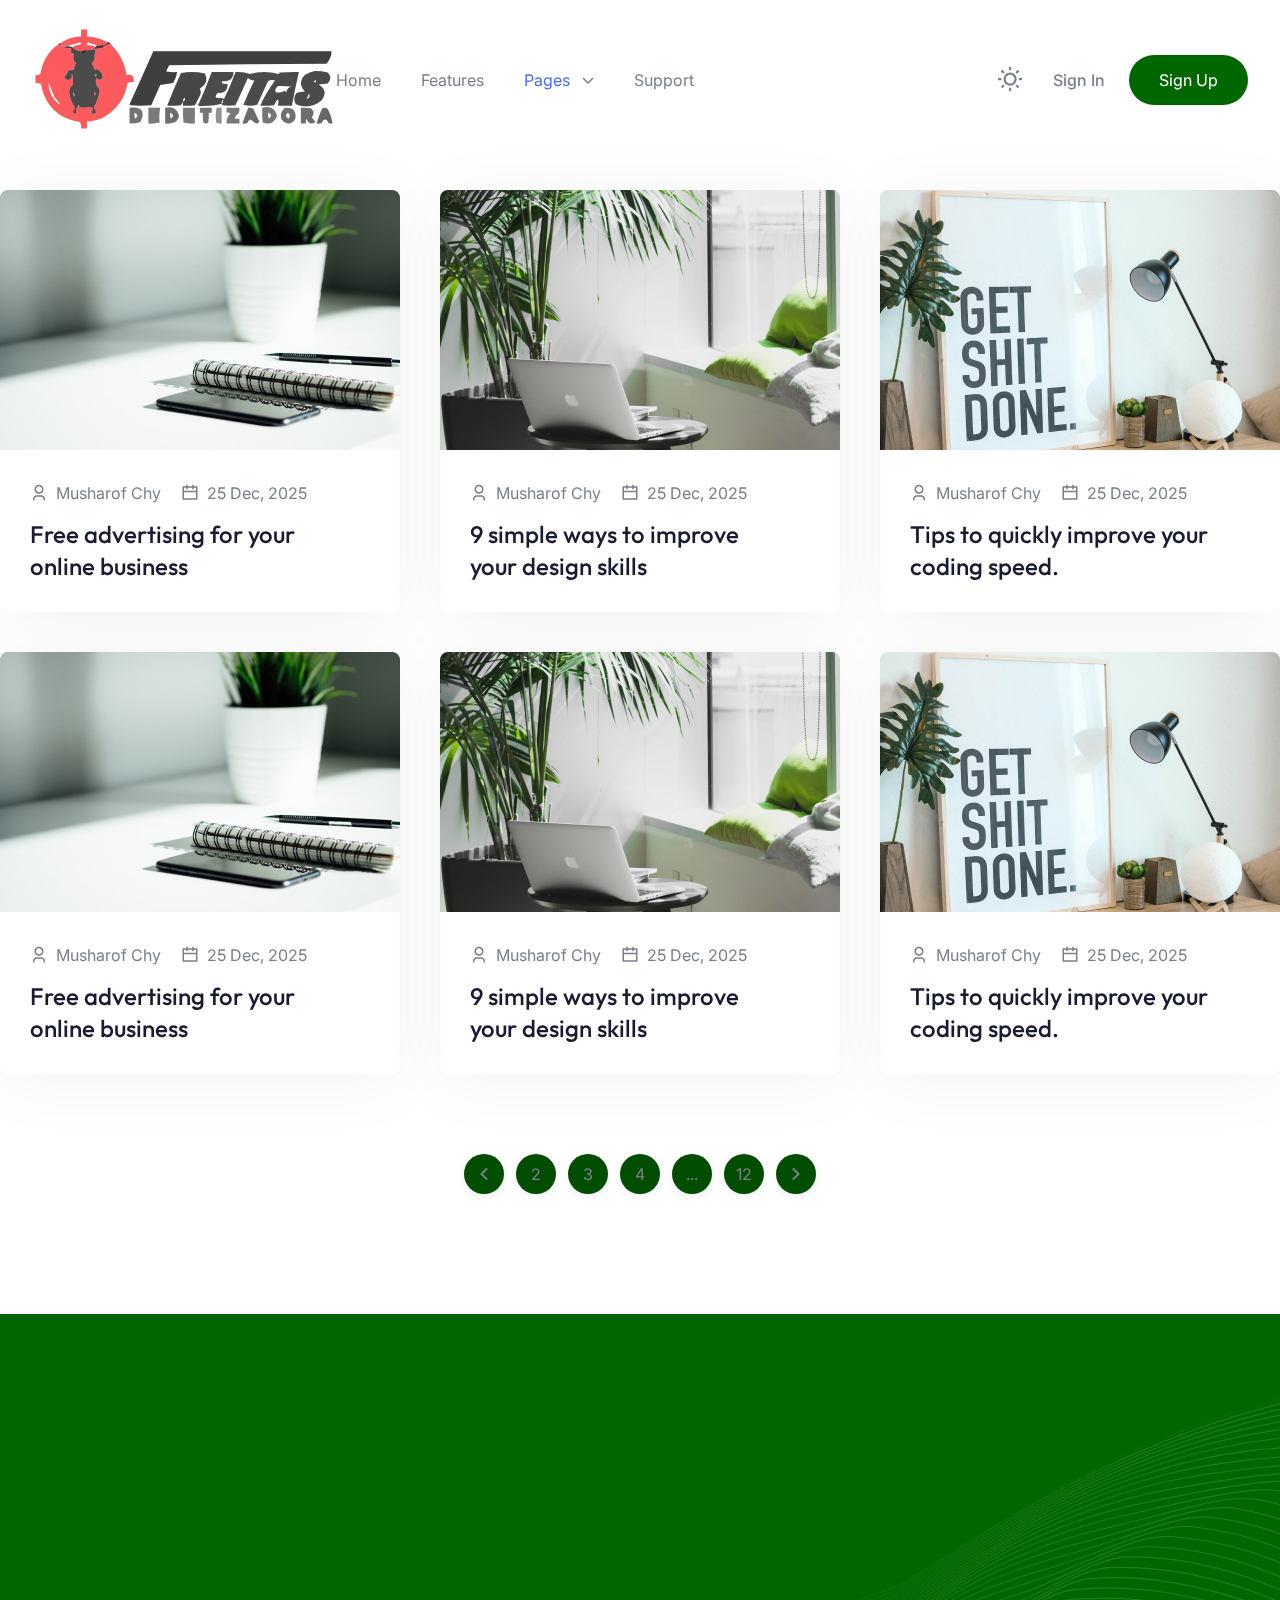
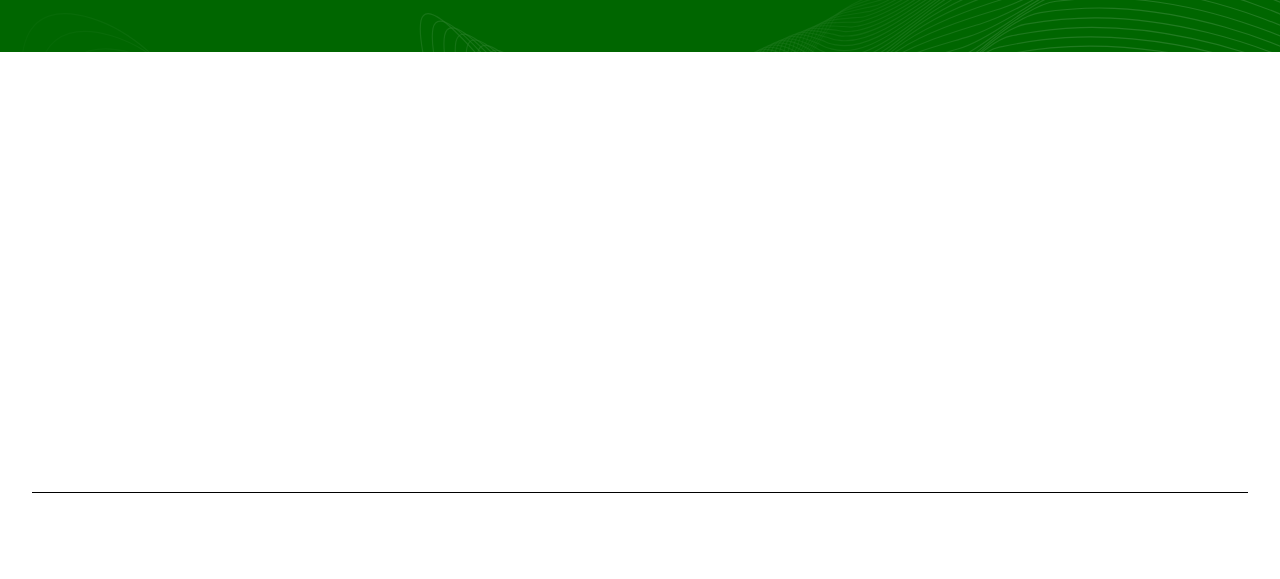
<file: blog-grid.html>
<!DOCTYPE html>
<html lang="en">
  <head>
    <meta charset="UTF-8" />
    <meta http-equiv="X-UA-Compatible" content="IE=edge" />
    <meta name="viewport" content="width=device-width, initial-scale=1.0" />
    <title>Blog Grids | Base - Tailwind CSS Startup Template</title>
  <link rel="icon" href="favicon.ico"><link href="style.css" rel="stylesheet"></head>
  <body
    x-data="{ page: 'blog-grid', 'darkMode': true, 'stickyMenu': false, 'navigationOpen': false, 'scrollTop': false }"
    x-init="
         darkMode = JSON.parse(localStorage.getItem('darkMode'));
         $watch('darkMode', value => localStorage.setItem('darkMode', JSON.stringify(value)))"
    :class="{'b eh': darkMode === true}"
  >
    <!-- ===== Header Start ===== -->
    <header
  class="g s r vd ya cj"
  :class="{ 'hh sm _k dj bl ll' : stickyMenu }"
  @scroll.window="stickyMenu = (window.pageYOffset > 20) ? true : false"
>
  <div class="bb ze ki xn 2xl:ud-px-0 oo wf yf i">
    <div class="vd to/4 tc wf yf">
      <a href="index.html">
        <img class="om" src="images/logo-light.svg" alt="Logo Light" />
        <img class="xc nm" src="images/logo-dark.svg" alt="Logo Dark" />
      </a>

      <!-- Hamburger Toggle BTN -->
      <button class="po rc" @click="navigationOpen = !navigationOpen">
        <span class="rc i pf re pd">
          <span class="du-block h q vd yc">
            <span class="rc i r s eh um tg te rd eb ml jl dl" :class="{ 'ue el': !navigationOpen }"></span>
            <span class="rc i r s eh um tg te rd eb ml jl fl" :class="{ 'ue qr': !navigationOpen }"></span>
            <span class="rc i r s eh um tg te rd eb ml jl gl" :class="{ 'ue hl': !navigationOpen }"></span>
          </span>
          <span class="du-block h q vd yc lf">
            <span class="rc eh um tg ml jl el h na r ve yc" :class="{ 'sd dl': !navigationOpen }"></span>
            <span class="rc eh um tg ml jl qr h s pa vd rd" :class="{ 'sd rr': !navigationOpen }"></span>
          </span>
        </span>
      </button>
      <!-- Hamburger Toggle BTN -->
    </div>

    <div
      class="vd wo/4 sd qo f ho oo wf yf"
      :class="{ 'd hh rm sr td ud qg ug jc yh': navigationOpen }"
    >
      <nav>
        <ul class="tc _o sf yo cg ep">
          <li><a href="index.html" class="xl" :class="{ 'mk': page === 'home' }">Home</a></li>
          <li><a href="index.html#features" class="xl">Features</a></li>
          <li class="c i" x-data="{ dropdown: false }">
            <a
              href="#"
              class="xl tc wf yf bg"
              @click.prevent="dropdown = !dropdown"
              :class="{ 'mk': page === 'blog-grid' || page === 'blog-single' || page === 'signin' || page === 'signup' || page === '404' }"
            >
              Pages

              <svg
              :class="{ 'wh': dropdown }"
              class="th mm we fd pf" xmlns="http://www.w3.org/2000/svg" viewBox="0 0 512 512">
                <path d="M233.4 406.6c12.5 12.5 32.8 12.5 45.3 0l192-192c12.5-12.5 12.5-32.8 0-45.3s-32.8-12.5-45.3 0L256 338.7 86.6 169.4c-12.5-12.5-32.8-12.5-45.3 0s-12.5 32.8 0 45.3l192 192z" />
              </svg>
            </a>

            <!-- Dropdown Start -->
            <ul class="a" :class="{ 'tc': dropdown }">
              <li><a href="blog-grid.html" class="xl" :class="{ 'mk': page === 'blog-grid' }">Blog Grid</a></li>
              <li><a href="blog-single.html" class="xl" :class="{ 'mk': page === 'blog-single' }">Blog Single</a></li>
              <li><a href="signin.html" class="xl" :class="{ 'mk': page === 'signin' }">Sign In</a></li>
              <li><a href="signup.html" class="xl" :class="{ 'mk': page === 'signup' }">Sign Up</a></li>
              <li><a href="404.html" class="xl" :class="{ 'mk': page === '404' }">404</a></li>
            </ul>
            <!-- Dropdown End -->
          </li>
          <li><a href="index.html#support" class="xl">Support</a></li>
        </ul>
      </nav>

      <div class="tc wf ig pb no">
        <div class="pc h io pa ra" :class="navigationOpen ? '!-ud-visible' : 'd'">
          <label class="rc ab i">
            <input type="checkbox" :value="darkMode" @change="darkMode = !darkMode" class="pf vd yc uk h r za ab" />
            <!-- Icon Sun -->
            <svg :class="{ 'wn' : page === 'home', 'xh' : page === 'home' && stickyMenu }" class="th om" width="25" height="25" viewBox="0 0 25 25" fill="none" xmlns="http://www.w3.org/2000/svg">
              <path d="M12.0908 18.6363C10.3549 18.6363 8.69 17.9467 7.46249 16.7192C6.23497 15.4916 5.54537 13.8268 5.54537 12.0908C5.54537 10.3549 6.23497 8.69 7.46249 7.46249C8.69 6.23497 10.3549 5.54537 12.0908 5.54537C13.8268 5.54537 15.4916 6.23497 16.7192 7.46249C17.9467 8.69 18.6363 10.3549 18.6363 12.0908C18.6363 13.8268 17.9467 15.4916 16.7192 16.7192C15.4916 17.9467 13.8268 18.6363 12.0908 18.6363ZM12.0908 16.4545C13.2481 16.4545 14.358 15.9947 15.1764 15.1764C15.9947 14.358 16.4545 13.2481 16.4545 12.0908C16.4545 10.9335 15.9947 9.8236 15.1764 9.00526C14.358 8.18692 13.2481 7.72718 12.0908 7.72718C10.9335 7.72718 9.8236 8.18692 9.00526 9.00526C8.18692 9.8236 7.72718 10.9335 7.72718 12.0908C7.72718 13.2481 8.18692 14.358 9.00526 15.1764C9.8236 15.9947 10.9335 16.4545 12.0908 16.4545ZM10.9999 0.0908203H13.1817V3.36355H10.9999V0.0908203ZM10.9999 20.8181H13.1817V24.0908H10.9999V20.8181ZM2.83446 4.377L4.377 2.83446L6.69082 5.14828L5.14828 6.69082L2.83446 4.37809V4.377ZM17.4908 19.0334L19.0334 17.4908L21.3472 19.8046L19.8046 21.3472L17.4908 19.0334ZM19.8046 2.83337L21.3472 4.377L19.0334 6.69082L17.4908 5.14828L19.8046 2.83446V2.83337ZM5.14828 17.4908L6.69082 19.0334L4.377 21.3472L2.83446 19.8046L5.14828 17.4908ZM24.0908 10.9999V13.1817H20.8181V10.9999H24.0908ZM3.36355 10.9999V13.1817H0.0908203V10.9999H3.36355Z" fill=""/>
            </svg>
            <!-- Icon Sun -->
            <img class="xc nm" src="images/icon-moon.svg" alt="Moon" />
          </label>
        </div>

        <a href="signin.html" :class="{ 'nk yl' : page === 'home', 'ok' : page === 'home' && stickyMenu }" class="ek pk xl">Sign In</a>
        <a href="signup.html" :class="{ 'hh/[0.15]' : page === 'home', 'sh' : page === 'home' && stickyMenu }" class="lk gh dk rg tc wf xf _l gi hi">Sign Up</a>
      </div>
    </div>
  </div>
</header>

    <!-- ===== Header End ===== -->

    <main>
      <!-- ===== Blog Grid Start ===== -->
      <section class="ji gp uq">
        <div class="bb ye ki xn vq jb jo">
          <div class="wc qf pn xo zf iq">
            <!-- Blog Item -->
            <div class="animate_top sg vk rm xm">
              <div class="c rc i z-1 pg">
                <img class="w-full" src="images/blog-01.png" alt="Blog" />

                <div
                  class="im h r s df vd yc wg tc wf xf al hh/20 nl il z-10"
                >
                  <a href="./blog-single.html" class="vc ek rg lk gh sl ml il gi hi"
                    >Read More</a
                  >
                </div>
              </div>

              <div class="yh">
                <div class="tc uf wf ag jq">
                  <div class="tc wf ag">
                    <img src="images/icon-man.svg" alt="User" />
                    <p>Musharof Chy</p>
                  </div>
                  <div class="tc wf ag">
                    <img src="images/icon-calender.svg" alt="Calender" />
                    <p>25 Dec, 2025</p>
                  </div>
                </div>
                <h4 class="ek tj ml il kk wm xl eq lb">
                  <a href="blog-single.html">Free advertising for your online business</a>
                </h4>
              </div>
            </div>

            <!-- Blog Item -->
            <div class="animate_top sg vk rm xm">
              <div class="c rc i z-1 pg">
                <img class="w-full" src="images/blog-02.png" alt="Blog" />

                <div
                  class="im h r s df vd yc wg tc wf xf al hh/20 nl il z-10"
                >
                  <a href="./blog-single.html" class="vc ek rg lk gh sl ml il gi hi"
                    >Read More</a
                  >
                </div>
              </div>

              <div class="yh">
                <div class="tc uf wf ag jq">
                  <div class="tc wf ag">
                    <img src="images/icon-man.svg" alt="User" />
                    <p>Musharof Chy</p>
                  </div>
                  <div class="tc wf ag">
                    <img src="images/icon-calender.svg" alt="Calender" />
                    <p>25 Dec, 2025</p>
                  </div>
                </div>
                <h4 class="ek tj ml il kk wm xl eq lb">
                  <a href="blog-single.html">9 simple ways to improve your design skills</a>
                </h4>
              </div>
            </div>

            <!-- Blog Item -->
            <div class="animate_top sg vk rm xm">
              <div class="c rc i z-1 pg">
                <img class="w-full" src="images/blog-03.png" alt="Blog" />

                <div
                  class="im h r s df vd yc wg tc wf xf al hh/20 nl il z-10"
                >
                  <a href="./blog-single.html" class="vc ek rg lk gh sl ml il gi hi"
                    >Read More</a
                  >
                </div>
              </div>

              <div class="yh">
                <div class="tc uf wf ag jq">
                  <div class="tc wf ag">
                    <img src="images/icon-man.svg" alt="User" />
                    <p>Musharof Chy</p>
                  </div>
                  <div class="tc wf ag">
                    <img src="images/icon-calender.svg" alt="Calender" />
                    <p>25 Dec, 2025</p>
                  </div>
                </div>
                <h4 class="ek tj ml il kk wm xl eq lb">
                  <a href="blog-single.html">Tips to quickly improve your coding speed.</a>
                </h4>
              </div>
            </div>

            <!-- Blog Item -->
            <div class="animate_top sg vk rm xm">
              <div class="c rc i z-1 pg">
                <img class="w-full" src="images/blog-01.png" alt="Blog" />

                <div
                  class="im h r s df vd yc wg tc wf xf al hh/20 nl il z-10"
                >
                  <a href="./blog-single.html" class="vc ek rg lk gh sl ml il gi hi"
                    >Read More</a
                  >
                </div>
              </div>

              <div class="yh">
                <div class="tc uf wf ag jq">
                  <div class="tc wf ag">
                    <img src="images/icon-man.svg" alt="User" />
                    <p>Musharof Chy</p>
                  </div>
                  <div class="tc wf ag">
                    <img src="images/icon-calender.svg" alt="Calender" />
                    <p>25 Dec, 2025</p>
                  </div>
                </div>
                <h4 class="ek tj ml il kk wm xl eq lb">
                  <a href="blog-single.html">Free advertising for your online business</a>
                </h4>
              </div>
            </div>

            <!-- Blog Item -->
            <div class="animate_top sg vk rm xm">
              <div class="c rc i z-1 pg">
                <img class="w-full" src="images/blog-02.png" alt="Blog" />

                <div
                  class="im h r s df vd yc wg tc wf xf al hh/20 nl il z-10"
                >
                  <a href="./blog-single.html" class="vc ek rg lk gh sl ml il gi hi"
                    >Read More</a
                  >
                </div>
              </div>

              <div class="yh">
                <div class="tc uf wf ag jq">
                  <div class="tc wf ag">
                    <img src="images/icon-man.svg" alt="User" />
                    <p>Musharof Chy</p>
                  </div>
                  <div class="tc wf ag">
                    <img src="images/icon-calender.svg" alt="Calender" />
                    <p>25 Dec, 2025</p>
                  </div>
                </div>
                <h4 class="ek tj ml il kk wm xl eq lb">
                  <a href="blog-single.html">9 simple ways to improve your design skills</a>
                </h4>
              </div>
            </div>

            <!-- Blog Item -->
            <div class="animate_top sg vk rm xm">
              <div class="c rc i z-1 pg">
                <img class="w-full" src="images/blog-03.png" alt="Blog" />

                <div
                  class="im h r s df vd yc wg tc wf xf al hh/20 nl il z-10"
                >
                  <a href="./blog-single.html" class="vc ek rg lk gh sl ml il gi hi"
                    >Read More</a
                  >
                </div>
              </div>

              <div class="yh">
                <div class="tc uf wf ag jq">
                  <div class="tc wf ag">
                    <img src="images/icon-man.svg" alt="User" />
                    <p>Musharof Chy</p>
                  </div>
                  <div class="tc wf ag">
                    <img src="images/icon-calender.svg" alt="Calender" />
                    <p>25 Dec, 2025</p>
                  </div>
                </div>
                <h4 class="ek tj ml il kk wm xl eq lb">
                  <a href="blog-single.html">Tips to quickly improve your coding speed.</a>
                </h4>
              </div>
            </div>
          </div>

          <!-- Pagination -->
          <div class="mb lo bq i ua">
            <nav>
              <ul class="tc wf xf bg">
                <li>
                  <a
                    class="c tc wf xf wd in zc hn rg uj fo wk xm ml il hh rm tl zm yl an"
                    href="#"
                  >
                    <svg class="th lm ml il" width="8" height="14" viewBox="0 0 8 14" fill="none" xmlns="http://www.w3.org/2000/svg">
                      <path d="M2.93884 6.99999L7.88884 11.95L6.47484 13.364L0.11084 6.99999L6.47484 0.635986L7.88884 2.04999L2.93884 6.99999Z" />
                    </svg>
                  </a>
                </li>
                <li>
                  <a
                    class="c tc wf xf wd in zc hn rg uj fo wk xm ml il hh rm tl zm yl an"
                    href="#"
                  >
                    2
                  </a>
                </li>
                <li>
                  <a
                    class="c tc wf xf wd in zc hn rg uj fo wk xm ml il hh rm tl zm yl an"
                    href="#"
                  >
                    3
                  </a>
                </li>
                <li>
                  <a
                    class="c tc wf xf wd in zc hn rg uj fo wk xm ml il hh rm tl zm yl an"
                    href="#"
                  >
                    4
                  </a>
                </li>
                <li>
                  <a
                    class="c tc wf xf wd in zc hn rg uj fo wk xm ml il hh rm tl zm yl an"
                    href="#"
                  >
                    ...
                  </a>
                </li>
                <li>
                  <a
                    class="c tc wf xf wd in zc hn rg uj fo wk xm ml il hh rm tl zm yl an"
                    href="#"
                  >
                    12
                  </a>
                </li>
                <li>
                  <a
                    class="c tc wf xf wd in zc hn rg uj fo wk xm ml il hh rm tl zm yl an"
                    href="#"
                  >
                    <svg class="th lm ml il" width="8" height="14" viewBox="0 0 8 14" fill="none" xmlns="http://www.w3.org/2000/svg">
                      <path d="M5.06067 7.00001L0.110671 2.05001L1.52467 0.636014L7.88867 7.00001L1.52467 13.364L0.110672 11.95L5.06067 7.00001Z" fill="#fefdfo" />
                    </svg>
                  </a>
                </li>
              </ul>
            </nav>
          </div>
          <!-- Pagination -->
        </div>
      </section>
      <!-- ===== Blog Grid End ===== -->

      <!-- ===== CTA Start ===== -->
      <section class="i pg gh ji">
  <!-- Bg Shape -->
  <img class="h p q" src="images/shape-16.svg" alt="Bg Shape" />

  <div class="bb ye i z-10 ki xn dr">
    <div class="tc uf sn tn un gg">
      <div class="animate_left to/2">
        <h2 class="fk vj zp pr lk ac">
            Join with 5000+ Startups Growing with Base.
        </h2>
        <p class="lk">
            Lorem ipsum dolor sit amet, consectetur adipiscing elit. Nunc quis nibh lorem. Duis sed odio lorem. In a efficitur leo. Ut venenatis rhoncus.
        </p>
      </div>
      <div class="animate_right bf">
        <a href="#" class="vc ek kk hh rg ol il cm gi hi">
            Get Started Now
        </a>
      </div>
    </div>
  </div>
</section>

      <!-- ===== CTA End ===== -->
    </main>
    <!-- ===== Footer Start ===== -->
    <footer>
  <div class="bb ze ki xn 2xl:ud-px-0">
    <!-- Footer Top -->
    <div class="ji gp">
      <div class="tc uf ap gg fp">
        <div class="animate_top zd/2 to/4">
          <a href="index.html">
            <img src="images/logo-light.svg" alt="Logo" class="om" />
            <img src="images/logo-dark.svg" alt="Logo" class="xc nm" />
          </a>

          <p class="lc fb">Lorem ipsum dolor sit amet, consectetur adipiscing elit.</p>

          <ul class="tc wf cg">
            <li>
              <a href="#">
                <svg class="vh ul cl il" width="24" height="24" viewBox="0 0 24 24" fill="none" xmlns="http://www.w3.org/2000/svg">
                  <g clip-path="url(#clip0_48_1499)">
                    <path d="M14 13.5H16.5L17.5 9.5H14V7.5C14 6.47 14 5.5 16 5.5H17.5V2.14C17.174 2.097 15.943 2 14.643 2C11.928 2 10 3.657 10 6.7V9.5H7V13.5H10V22H14V13.5Z" fill="" />
                  </g>
                  <defs>
                    <clipPath id="clip0_48_1499">
                      <rect width="24" height="24" fill="white" />
                    </clipPath>
                  </defs>
                </svg>
              </a>
            </li>
            <li>
              <a href="#">
                <svg class="vh ul cl il" width="24" height="24" viewBox="0 0 24 24" fill="none" xmlns="http://www.w3.org/2000/svg">
                  <g clip-path="url(#clip0_48_1502)">
                    <path
                      d="M22.162 5.65593C21.3985 5.99362 20.589 6.2154 19.76 6.31393C20.6337 5.79136 21.2877 4.96894 21.6 3.99993C20.78 4.48793 19.881 4.82993 18.944 5.01493C18.3146 4.34151 17.4803 3.89489 16.5709 3.74451C15.6615 3.59413 14.7279 3.74842 13.9153 4.18338C13.1026 4.61834 12.4564 5.30961 12.0771 6.14972C11.6978 6.98983 11.6067 7.93171 11.818 8.82893C10.1551 8.74558 8.52832 8.31345 7.04328 7.56059C5.55823 6.80773 4.24812 5.75098 3.19799 4.45893C2.82628 5.09738 2.63095 5.82315 2.63199 6.56193C2.63199 8.01193 3.36999 9.29293 4.49199 10.0429C3.828 10.022 3.17862 9.84271 2.59799 9.51993V9.57193C2.59819 10.5376 2.93236 11.4735 3.54384 12.221C4.15532 12.9684 5.00647 13.4814 5.95299 13.6729C5.33661 13.84 4.6903 13.8646 4.06299 13.7449C4.32986 14.5762 4.85 15.3031 5.55058 15.824C6.25117 16.345 7.09712 16.6337 7.96999 16.6499C7.10247 17.3313 6.10917 17.8349 5.04687 18.1321C3.98458 18.4293 2.87412 18.5142 1.77899 18.3819C3.69069 19.6114 5.91609 20.2641 8.18899 20.2619C15.882 20.2619 20.089 13.8889 20.089 8.36193C20.089 8.18193 20.084 7.99993 20.076 7.82193C20.8949 7.2301 21.6016 6.49695 22.163 5.65693L22.162 5.65593Z"
                      fill=""
                    />
                  </g>
                  <defs>
                    <clipPath id="clip0_48_1502">
                      <rect width="24" height="24" fill="white" />
                    </clipPath>
                  </defs>
                </svg>
              </a>
            </li>
            <li>
              <a href="#">
                <svg class="vh ul cl il" width="24" height="24" viewBox="0 0 24 24" fill="none" xmlns="http://www.w3.org/2000/svg">
                  <g clip-path="url(#clip0_48_1505)">
                    <path
                      d="M6.94 5.00002C6.93974 5.53046 6.72877 6.03906 6.35351 6.41394C5.97825 6.78883 5.46944 6.99929 4.939 6.99902C4.40857 6.99876 3.89997 6.78779 3.52508 6.41253C3.1502 6.03727 2.93974 5.52846 2.94 4.99802C2.94027 4.46759 3.15124 3.95899 3.5265 3.5841C3.90176 3.20922 4.41057 2.99876 4.941 2.99902C5.47144 2.99929 5.98004 3.21026 6.35492 3.58552C6.72981 3.96078 6.94027 4.46959 6.94 5.00002ZM7 8.48002H3V21H7V8.48002ZM13.32 8.48002H9.34V21H13.28V14.43C13.28 10.77 18.05 10.43 18.05 14.43V21H22V13.07C22 6.90002 14.94 7.13002 13.28 10.16L13.32 8.48002Z"
                      fill=""
                    />
                  </g>
                  <defs>
                    <clipPath id="clip0_48_1505">
                      <rect width="24" height="24" fill="white" />
                    </clipPath>
                  </defs>
                </svg>
              </a>
            </li>
            <li>
              <a href="#">
                <svg class="vh ul cl il" width="24" height="24" viewBox="0 0 24 24" xmlns="http://www.w3.org/2000/svg">
                  <g clip-path="url(#clip0_48_1508)">
                    <path
                      d="M7.443 5.3501C8.082 5.3501 8.673 5.4001 9.213 5.5481C9.70301 5.63814 10.1708 5.82293 10.59 6.0921C10.984 6.3391 11.279 6.6861 11.475 7.1311C11.672 7.5761 11.77 8.1211 11.77 8.7141C11.77 9.4071 11.623 10.0001 11.279 10.4451C10.984 10.8911 10.492 11.2861 9.902 11.5831C10.738 11.8311 11.377 12.2761 11.77 12.8691C12.164 13.4631 12.41 14.2051 12.41 15.0461C12.41 15.7391 12.262 16.3321 12.016 16.8271C11.77 17.3221 11.377 17.7671 10.934 18.0641C10.4528 18.3825 9.92084 18.6165 9.361 18.7561C8.771 18.9051 8.181 19.0041 7.591 19.0041H1V5.3501H7.443ZM7.049 10.8901C7.59 10.8901 8.033 10.7421 8.377 10.4951C8.721 10.2481 8.869 9.8021 8.869 9.2581C8.869 8.9611 8.819 8.6641 8.721 8.4671C8.623 8.2691 8.475 8.1201 8.279 7.9721C8.082 7.8731 7.885 7.7741 7.639 7.7251C7.393 7.6751 7.148 7.6751 6.852 7.6751H4V10.8911H7.05L7.049 10.8901ZM7.197 16.7281C7.492 16.7281 7.787 16.6781 8.033 16.6291C8.28138 16.5819 8.51628 16.4805 8.721 16.3321C8.92139 16.1873 9.08903 16.002 9.213 15.7881C9.311 15.5411 9.41 15.2441 9.41 14.8981C9.41 14.2051 9.213 13.7101 8.82 13.3641C8.426 13.0671 7.885 12.9191 7.246 12.9191H4V16.7291H7.197V16.7281ZM16.689 16.6781C17.082 17.0741 17.672 17.2721 18.459 17.2721C19 17.2721 19.492 17.1241 19.885 16.8771C20.279 16.5801 20.525 16.2831 20.623 15.9861H23.033C22.639 17.1731 22.049 18.0141 21.263 18.5581C20.475 19.0531 19.541 19.3501 18.41 19.3501C17.6864 19.3523 16.9688 19.2179 16.295 18.9541C15.6887 18.7266 15.148 18.3529 14.721 17.8661C14.2643 17.4107 13.9267 16.8498 13.738 16.2331C13.492 15.5901 13.393 14.8981 13.393 14.1061C13.393 13.3641 13.492 12.6721 13.738 12.0281C13.9745 11.4082 14.3245 10.8378 14.77 10.3461C15.213 9.9011 15.754 9.5061 16.344 9.2581C17.0007 8.99416 17.7022 8.85969 18.41 8.8621C19.246 8.8621 19.984 9.0111 20.623 9.3571C21.263 9.7031 21.754 10.0991 22.148 10.6931C22.5499 11.2636 22.8494 11.8998 23.033 12.5731C23.131 13.2651 23.18 13.9581 23.131 14.7491H16C16 15.5411 16.295 16.2831 16.689 16.6791V16.6781ZM19.787 11.4841C19.443 11.1381 18.902 10.9401 18.262 10.9401C17.82 10.9401 17.475 11.0391 17.18 11.1871C16.885 11.3361 16.689 11.5341 16.492 11.7321C16.311 11.9234 16.1912 12.1643 16.148 12.4241C16.098 12.6721 16.049 12.8691 16.049 13.0671H20.475C20.377 12.3251 20.131 11.8311 19.787 11.4841V11.4841ZM15.459 6.2901H20.967V7.6261H15.46V6.2901H15.459Z"
                    />
                  </g>
                  <defs>
                    <clipPath id="clip0_48_1508">
                      <rect width="24" height="24" fill="white" />
                    </clipPath>
                  </defs>
                </svg>
              </a>
            </li>
          </ul>
        </div>

        <div class="vd ro tc sf rn un gg vn">
          <div class="animate_top">
            <h4 class="kk wm tj ec">Quick Links</h4>

            <ul>
              <li><a href="#" class="sc xl vb">Home</a></li>
              <li><a href="#" class="sc xl vb">Product</a></li>
              <li>
                <a href="#" class="sc xl vb">
                  Careers 
                  <span class="sc ek uj lk nh rg zi _i nc">Hiring</span>
                </a>
              </li>
              <li><a href="#" class="sc xl vb">Pricing</a></li>
            </ul>
          </div>

          <div class="animate_top">
            <h4 class="kk wm tj ec">Services</h4>

            <ul>
              <li><a href="#" class="sc xl vb">Web Development</a></li>
              <li><a href="#" class="sc xl vb">Graphics Design</a></li>
              <li><a href="#" class="sc xl vb">Digital Marketing</a></li>
              <li><a href="#" class="sc xl vb">Ui/Ux Design</a></li>
            </ul>
          </div>

          <div class="animate_top">
            <h4 class="kk wm tj ec">Support</h4>

            <ul>
              <li><a href="#" class="sc xl vb">Company</a></li>
              <li><a href="#" class="sc xl vb">Press media</a></li>
              <li><a href="#" class="sc xl vb">Our Blog</a></li>
              <li><a href="#" class="sc xl vb">Contact Us</a></li>
            </ul>
          </div>

          <div class="animate_top">
            <h4 class="kk wm tj ec">Newsletter</h4>
            <p class="ac qe">Subscribe to receive future updates</p>

            <form action="https://formbold.com/s/unique_form_id" method="POST">
              <div class="i">
                <input
                  type="text"
                  placeholder="Email address"
                  class="vd sm _g ch pm vk xm rg gm dm dn gi mi"
                />

                <button class="h q fi">
                  <svg class="th vm ul" width="20" height="20" viewBox="0 0 20 20" fill="none" xmlns="http://www.w3.org/2000/svg">
                    <g clip-path="url(#clip0_48_1487)">
                      <path
                        d="M3.1175 1.17318L18.5025 9.63484C18.5678 9.67081 18.6223 9.72365 18.6602 9.78786C18.6982 9.85206 18.7182 9.92527 18.7182 9.99984C18.7182 10.0744 18.6982 10.1476 18.6602 10.2118C18.6223 10.276 18.5678 10.3289 18.5025 10.3648L3.1175 18.8265C3.05406 18.8614 2.98262 18.8792 2.91023 18.8781C2.83783 18.8769 2.76698 18.857 2.70465 18.8201C2.64232 18.7833 2.59066 18.7308 2.55478 18.6679C2.51889 18.6051 2.50001 18.5339 2.5 18.4615V1.53818C2.50001 1.46577 2.51889 1.39462 2.55478 1.33174C2.59066 1.26885 2.64232 1.2164 2.70465 1.17956C2.76698 1.14272 2.83783 1.12275 2.91023 1.12163C2.98262 1.12051 3.05406 1.13828 3.1175 1.17318ZM4.16667 10.8332V16.3473L15.7083 9.99984L4.16667 3.65234V9.16651H8.33333V10.8332H4.16667Z"
                        fill=""
                      />
                    </g>
                    <defs>
                      <clipPath id="clip0_48_1487">
                        <rect width="20" height="20" fill="white" />
                      </clipPath>
                    </defs>
                  </svg>
                </button>
              </div>
            </form>
          </div>
        </div>
      </div>
    </div>
    <!-- Footer Top -->

    <!-- Footer Bottom -->
    <div class="bh ch pm tc uf sf yo wf xf ap cg fp bj">
      <div class="animate_top">
        <ul class="tc wf gg">
          <li><a href="#" class="xl">English</a></li>
          <li><a href="#" class="xl">Privacy Policy</a></li>
          <li><a href="#" class="xl">Support</a></li>
        </ul>
      </div>

      <div class="animate_top">
        <p>&copy; 2025 Base. All rights reserved</p>
      </div>
    </div>
    <!-- Footer Bottom -->
  </div>
</footer>

    <!-- ===== Footer End ===== -->

    <!-- ====== Back To Top Start ===== -->
    <button
  class="xc wf xf ie ld vg sr gh tr g sa ta _a"
  @click="window.scrollTo({top: 0, behavior: 'smooth'})"
  @scroll.window="scrollTop = (window.pageYOffset > 50) ? true : false"
  :class="{ 'uc' : scrollTop }"
>
  <svg class="uh se qd" xmlns="http://www.w3.org/2000/svg" viewBox="0 0 512 512">
    <path d="M233.4 105.4c12.5-12.5 32.8-12.5 45.3 0l192 192c12.5 12.5 12.5 32.8 0 45.3s-32.8 12.5-45.3 0L256 173.3 86.6 342.6c-12.5 12.5-32.8 12.5-45.3 0s-12.5-32.8 0-45.3l192-192z" />
  </svg>
</button>

    <!-- ====== Back To Top End ===== -->
  <script defer src="bundle.js"></script></body>
</html>
</file>
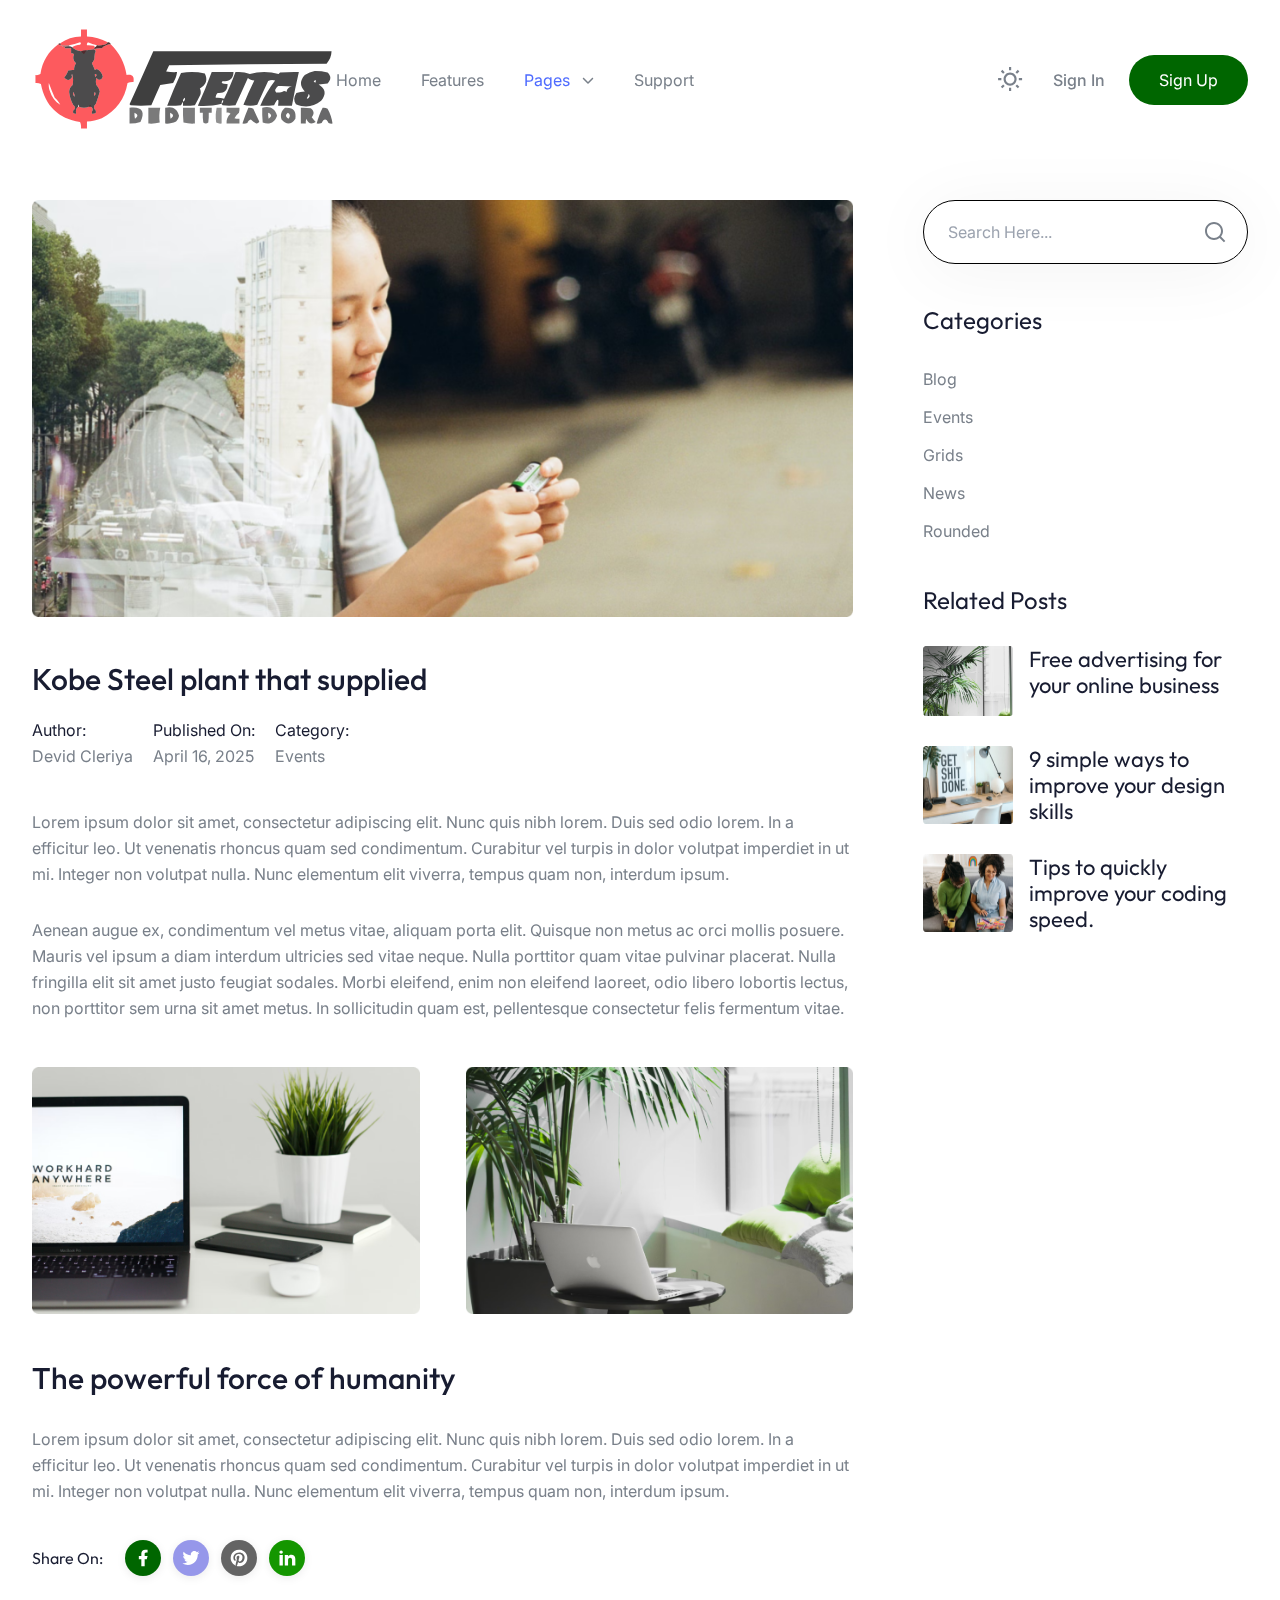
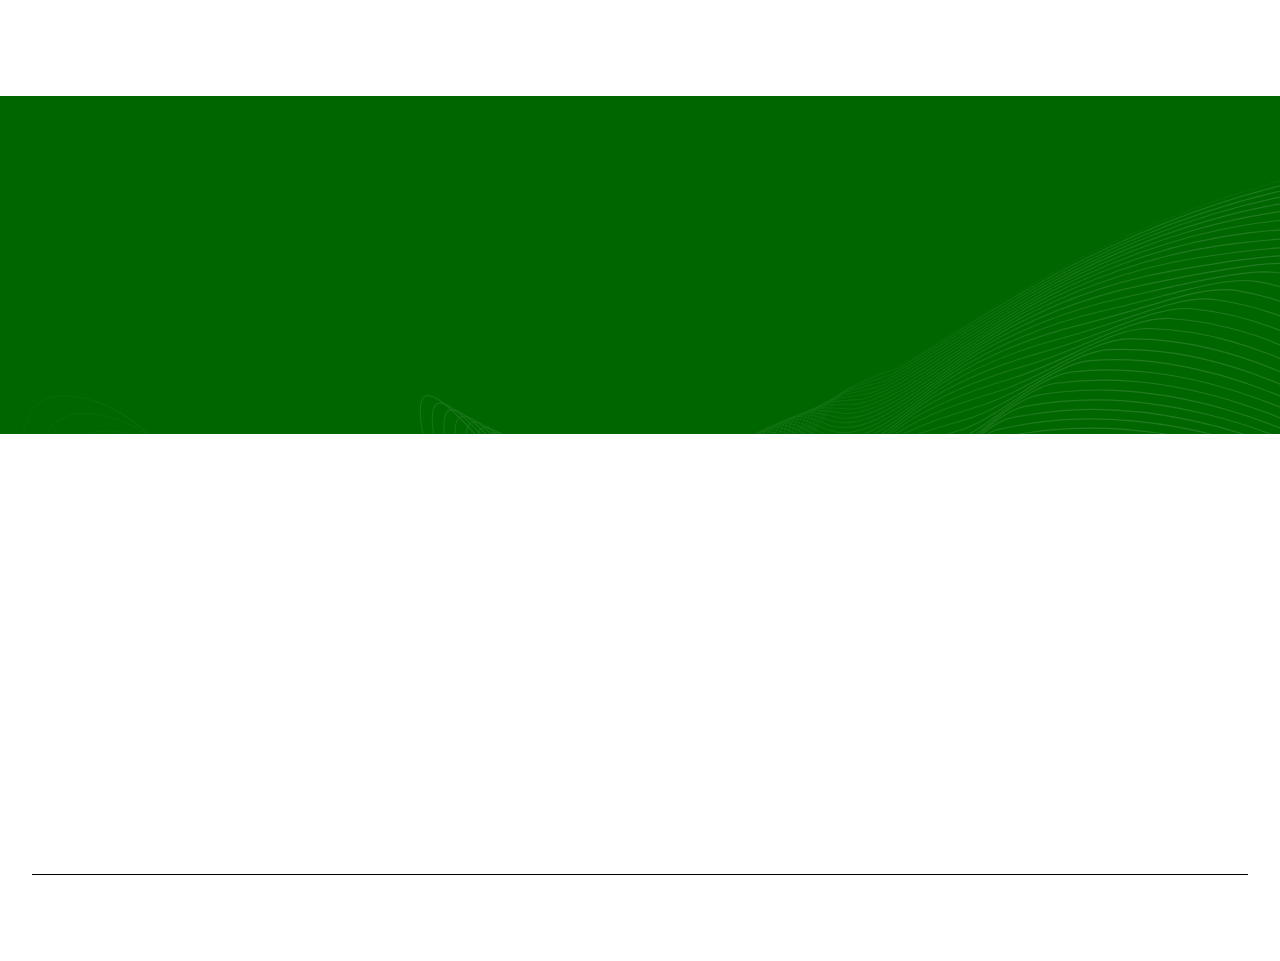
<file: blog-single.html>
<!DOCTYPE html>
<html lang="en">
  <head>
    <meta charset="UTF-8" />
    <meta http-equiv="X-UA-Compatible" content="IE=edge" />
    <meta name="viewport" content="width=device-width, initial-scale=1.0" />
    <title>Blog Details | Base - Tailwind CSS Startup Template</title>
  <link rel="icon" href="favicon.ico"><link href="style.css" rel="stylesheet"></head>
  <body
    x-data="{ page: 'blog-single', 'darkMode': true, 'stickyMenu': false, 'navigationOpen': false, 'scrollTop': false }"
    x-init="
         darkMode = JSON.parse(localStorage.getItem('darkMode'));
         $watch('darkMode', value => localStorage.setItem('darkMode', JSON.stringify(value)))"
    :class="{'b eh': darkMode === true}"
  >
    <!-- ===== Header Start ===== -->
    <header
  class="g s r vd ya cj"
  :class="{ 'hh sm _k dj bl ll' : stickyMenu }"
  @scroll.window="stickyMenu = (window.pageYOffset > 20) ? true : false"
>
  <div class="bb ze ki xn 2xl:ud-px-0 oo wf yf i">
    <div class="vd to/4 tc wf yf">
      <a href="index.html">
        <img class="om" src="images/logo-light.svg" alt="Logo Light" />
        <img class="xc nm" src="images/logo-dark.svg" alt="Logo Dark" />
      </a>

      <!-- Hamburger Toggle BTN -->
      <button class="po rc" @click="navigationOpen = !navigationOpen">
        <span class="rc i pf re pd">
          <span class="du-block h q vd yc">
            <span class="rc i r s eh um tg te rd eb ml jl dl" :class="{ 'ue el': !navigationOpen }"></span>
            <span class="rc i r s eh um tg te rd eb ml jl fl" :class="{ 'ue qr': !navigationOpen }"></span>
            <span class="rc i r s eh um tg te rd eb ml jl gl" :class="{ 'ue hl': !navigationOpen }"></span>
          </span>
          <span class="du-block h q vd yc lf">
            <span class="rc eh um tg ml jl el h na r ve yc" :class="{ 'sd dl': !navigationOpen }"></span>
            <span class="rc eh um tg ml jl qr h s pa vd rd" :class="{ 'sd rr': !navigationOpen }"></span>
          </span>
        </span>
      </button>
      <!-- Hamburger Toggle BTN -->
    </div>

    <div
      class="vd wo/4 sd qo f ho oo wf yf"
      :class="{ 'd hh rm sr td ud qg ug jc yh': navigationOpen }"
    >
      <nav>
        <ul class="tc _o sf yo cg ep">
          <li><a href="index.html" class="xl" :class="{ 'mk': page === 'home' }">Home</a></li>
          <li><a href="index.html#features" class="xl">Features</a></li>
          <li class="c i" x-data="{ dropdown: false }">
            <a
              href="#"
              class="xl tc wf yf bg"
              @click.prevent="dropdown = !dropdown"
              :class="{ 'mk': page === 'blog-grid' || page === 'blog-single' || page === 'signin' || page === 'signup' || page === '404' }"
            >
              Pages

              <svg
              :class="{ 'wh': dropdown }"
              class="th mm we fd pf" xmlns="http://www.w3.org/2000/svg" viewBox="0 0 512 512">
                <path d="M233.4 406.6c12.5 12.5 32.8 12.5 45.3 0l192-192c12.5-12.5 12.5-32.8 0-45.3s-32.8-12.5-45.3 0L256 338.7 86.6 169.4c-12.5-12.5-32.8-12.5-45.3 0s-12.5 32.8 0 45.3l192 192z" />
              </svg>
            </a>

            <!-- Dropdown Start -->
            <ul class="a" :class="{ 'tc': dropdown }">
              <li><a href="blog-grid.html" class="xl" :class="{ 'mk': page === 'blog-grid' }">Blog Grid</a></li>
              <li><a href="blog-single.html" class="xl" :class="{ 'mk': page === 'blog-single' }">Blog Single</a></li>
              <li><a href="signin.html" class="xl" :class="{ 'mk': page === 'signin' }">Sign In</a></li>
              <li><a href="signup.html" class="xl" :class="{ 'mk': page === 'signup' }">Sign Up</a></li>
              <li><a href="404.html" class="xl" :class="{ 'mk': page === '404' }">404</a></li>
            </ul>
            <!-- Dropdown End -->
          </li>
          <li><a href="index.html#support" class="xl">Support</a></li>
        </ul>
      </nav>

      <div class="tc wf ig pb no">
        <div class="pc h io pa ra" :class="navigationOpen ? '!-ud-visible' : 'd'">
          <label class="rc ab i">
            <input type="checkbox" :value="darkMode" @change="darkMode = !darkMode" class="pf vd yc uk h r za ab" />
            <!-- Icon Sun -->
            <svg :class="{ 'wn' : page === 'home', 'xh' : page === 'home' && stickyMenu }" class="th om" width="25" height="25" viewBox="0 0 25 25" fill="none" xmlns="http://www.w3.org/2000/svg">
              <path d="M12.0908 18.6363C10.3549 18.6363 8.69 17.9467 7.46249 16.7192C6.23497 15.4916 5.54537 13.8268 5.54537 12.0908C5.54537 10.3549 6.23497 8.69 7.46249 7.46249C8.69 6.23497 10.3549 5.54537 12.0908 5.54537C13.8268 5.54537 15.4916 6.23497 16.7192 7.46249C17.9467 8.69 18.6363 10.3549 18.6363 12.0908C18.6363 13.8268 17.9467 15.4916 16.7192 16.7192C15.4916 17.9467 13.8268 18.6363 12.0908 18.6363ZM12.0908 16.4545C13.2481 16.4545 14.358 15.9947 15.1764 15.1764C15.9947 14.358 16.4545 13.2481 16.4545 12.0908C16.4545 10.9335 15.9947 9.8236 15.1764 9.00526C14.358 8.18692 13.2481 7.72718 12.0908 7.72718C10.9335 7.72718 9.8236 8.18692 9.00526 9.00526C8.18692 9.8236 7.72718 10.9335 7.72718 12.0908C7.72718 13.2481 8.18692 14.358 9.00526 15.1764C9.8236 15.9947 10.9335 16.4545 12.0908 16.4545ZM10.9999 0.0908203H13.1817V3.36355H10.9999V0.0908203ZM10.9999 20.8181H13.1817V24.0908H10.9999V20.8181ZM2.83446 4.377L4.377 2.83446L6.69082 5.14828L5.14828 6.69082L2.83446 4.37809V4.377ZM17.4908 19.0334L19.0334 17.4908L21.3472 19.8046L19.8046 21.3472L17.4908 19.0334ZM19.8046 2.83337L21.3472 4.377L19.0334 6.69082L17.4908 5.14828L19.8046 2.83446V2.83337ZM5.14828 17.4908L6.69082 19.0334L4.377 21.3472L2.83446 19.8046L5.14828 17.4908ZM24.0908 10.9999V13.1817H20.8181V10.9999H24.0908ZM3.36355 10.9999V13.1817H0.0908203V10.9999H3.36355Z" fill=""/>
            </svg>
            <!-- Icon Sun -->
            <img class="xc nm" src="images/icon-moon.svg" alt="Moon" />
          </label>
        </div>

        <a href="signin.html" :class="{ 'nk yl' : page === 'home', 'ok' : page === 'home' && stickyMenu }" class="ek pk xl">Sign In</a>
        <a href="signup.html" :class="{ 'hh/[0.15]' : page === 'home', 'sh' : page === 'home' && stickyMenu }" class="lk gh dk rg tc wf xf _l gi hi">Sign Up</a>
      </div>
    </div>
  </div>
</header>

    <!-- ===== Header End ===== -->

    <main>
      <!-- ===== Blog Single Start ===== -->
      <section class="gj qp gr hj rp hr">
        <div class="bb ze ki xn 2xl:ud-px-0">
          <div class="tc sf yo zf kq">
            <div class="ro">
              <div class="animate_top rounded-md shadow-solid-13 bg-white dark:bg-blacksection border border-stroke dark:border-strokedark p-7.5 md:p-10">
                <img src="images/blog-big.png" alt="Blog" />

                <h2 class="ek vj 2xl:ud-text-title-lg kk wm nb gb">Kobe Steel plant that supplied</h2>

                <ul class="tc uf cg 2xl:ud-gap-15 fb">
                  <li><span class="rc kk wm">Author: </span> Devid Cleriya</li>
                  <li><span class="rc kk wm">Published On: </span> April 16, 2025</li>
                  <li><span class="rc kk wm">Category: </span> Events</li>
                </ul>

                <p>
                  Lorem ipsum dolor sit amet, consectetur adipiscing elit. Nunc quis nibh lorem. Duis sed odio lorem. In a efficitur leo. Ut venenatis rhoncus quam sed condimentum. Curabitur vel turpis in dolor volutpat imperdiet in ut mi. Integer non volutpat nulla. Nunc elementum elit viverra, tempus quam non, interdum ipsum. 
                </p>

                <p class="ob">
                  Aenean augue ex, condimentum vel metus vitae, aliquam porta elit. Quisque non metus ac orci mollis posuere. Mauris vel ipsum a diam interdum ultricies sed vitae neque. Nulla
                  porttitor quam vitae pulvinar placerat. Nulla fringilla elit sit amet justo feugiat sodales. Morbi eleifend, enim non eleifend laoreet, odio libero lobortis lectus, non porttitor sem
                  urna sit amet metus. In sollicitudin quam est, pellentesque consectetur felis fermentum vitae.
                </p>

                <div class="wc qf pn dg cb">
                  <img src="images/blog-04.png" alt="Blog" />
                  <img src="images/blog-05.png" alt="Blog" />
                </div>

                <h2 class="ek vj 2xl:ud-text-title-lg kk wm nb qb">The powerful force of humanity</h2>
                <p>
                  Lorem ipsum dolor sit amet, consectetur adipiscing elit. Nunc quis nibh lorem. Duis sed odio lorem. In a efficitur leo. Ut venenatis rhoncus quam sed condimentum. Curabitur vel
                  turpis in dolor volutpat imperdiet in ut mi. Integer non volutpat nulla. Nunc elementum elit viverra, tempus quam non, interdum ipsum.
                </p>

                <ul class="tc wf bg sb">
                  <li>
                    <p class="sj kk wm tb">Share On:</p>
                  </li>
                  <li>
                    <a href="#" class="tc wf xf yd ad rg ml il ih wk">
                      <svg width="20" height="20" viewBox="0 0 20 20" fill="none" xmlns="http://www.w3.org/2000/svg">
                      <g clip-path="url(#clip0_47_28)">
                      <path d="M11.6663 11.25H13.7497L14.583 7.91663H11.6663V6.24996C11.6663 5.39163 11.6663 4.58329 13.333 4.58329H14.583V1.78329C14.3113 1.74746 13.2855 1.66663 12.2022 1.66663C9.93967 1.66663 8.33301 3.04746 8.33301 5.58329V7.91663H5.83301V11.25H8.33301V18.3333H11.6663V11.25Z" fill="white"/>
                      </g>
                      <defs>
                      <clipPath id="clip0_47_28">
                      <rect width="20" height="20" fill="white"/>
                      </clipPath>
                      </defs>
                      </svg>
                    </a>
                  </li>
                  <li>
                    <a href="#" class="tc wf xf yd ad rg ml il jh wk">
                      <svg width="20" height="20" viewBox="0 0 20 20" fill="none" xmlns="http://www.w3.org/2000/svg">
                      <g clip-path="url(#clip0_47_47)">
                      <path d="M18.4683 4.71327C17.8321 4.99468 17.1574 5.1795 16.4666 5.26161C17.1947 4.82613 17.7397 4.14078 17.9999 3.33327C17.3166 3.73994 16.5674 4.02494 15.7866 4.17911C15.2621 3.61792 14.5669 3.24574 13.809 3.12043C13.0512 2.99511 12.2732 3.12368 11.596 3.48615C10.9187 3.84862 10.3802 4.42468 10.0642 5.12477C9.74812 5.82486 9.67221 6.60976 9.84825 7.35744C8.46251 7.28798 7.10686 6.92788 5.86933 6.30049C4.63179 5.67311 3.54003 4.79248 2.66492 3.71577C2.35516 4.24781 2.19238 4.85263 2.19326 5.46827C2.19326 6.67661 2.80826 7.74411 3.74326 8.36911C3.18993 8.35169 2.64878 8.20226 2.16492 7.93327V7.97661C2.16509 8.78136 2.44356 9.56129 2.95313 10.1842C3.46269 10.807 4.17199 11.2345 4.96075 11.3941C4.4471 11.5333 3.90851 11.5538 3.38576 11.4541C3.60814 12.1468 4.04159 12.7526 4.62541 13.1867C5.20924 13.6208 5.9142 13.8614 6.64159 13.8749C5.91866 14.4427 5.0909 14.8624 4.20566 15.1101C3.32041 15.3577 2.39503 15.4285 1.48242 15.3183C3.0755 16.3428 4.93 16.8867 6.82409 16.8849C13.2349 16.8849 16.7408 11.5741 16.7408 6.96827C16.7408 6.81827 16.7366 6.66661 16.7299 6.51827C17.4123 6.02508 18.0013 5.41412 18.4691 4.71411L18.4683 4.71327Z" fill="white"/>
                      </g>
                      <defs>
                      <clipPath id="clip0_47_47">
                      <rect width="20" height="20" fill="white"/>
                      </clipPath>
                      </defs>
                      </svg>
                    </a>
                  </li>
                  <li>
                    <a href="#" class="tc wf xf yd ad rg ml il kh wk">
                      <svg width="20" height="20" viewBox="0 0 20 20" fill="none" xmlns="http://www.w3.org/2000/svg">
                      <g clip-path="url(#clip0_47_50)">
                      <path d="M11.1417 1.74502C9.14781 1.47074 7.12195 1.92715 5.43827 3.02999C3.75459 4.13283 2.52679 5.80761 1.98158 7.74508C1.43637 9.68255 1.61059 11.7519 2.47205 13.5709C3.33351 15.3899 4.82404 16.8359 6.66841 17.6417C6.61854 17.0015 6.66432 16.3575 6.80425 15.7309C6.95841 15.0317 7.88425 11.1784 7.88425 11.1784C7.69989 10.7651 7.60775 10.3167 7.61425 9.86419C7.61425 8.62669 8.32841 7.70336 9.21675 7.70336C9.37634 7.70103 9.53455 7.7331 9.68064 7.79738C9.82673 7.86166 9.95727 7.95665 10.0634 8.07588C10.1695 8.19511 10.2487 8.33578 10.2955 8.48835C10.3424 8.64091 10.3559 8.80178 10.3351 8.96002C10.3351 9.71002 9.85342 10.845 9.60175 11.91C9.55201 12.1053 9.54886 12.3096 9.59254 12.5064C9.63621 12.7031 9.72551 12.8869 9.85321 13.0428C9.98092 13.1987 10.1435 13.3225 10.3278 13.4041C10.5121 13.4857 10.713 13.5228 10.9142 13.5125C12.4959 13.5125 13.5559 11.4867 13.5559 9.09502C13.5559 7.26169 12.3417 5.88836 10.1034 5.88836C9.56789 5.86755 9.03373 5.95579 8.53336 6.14773C8.03298 6.33968 7.57684 6.63131 7.19262 7.00493C6.8084 7.37855 6.50413 7.82636 6.29827 8.32117C6.09241 8.81598 5.98926 9.34746 5.99508 9.88336C5.97122 10.4778 6.163 11.0608 6.53508 11.525C6.60461 11.5769 6.65538 11.65 6.67973 11.7333C6.70408 11.8166 6.70069 11.9055 6.67008 11.9867C6.63175 12.14 6.53508 12.5059 6.49675 12.64C6.48877 12.6855 6.47023 12.7285 6.4426 12.7655C6.41497 12.8026 6.37904 12.8326 6.33769 12.8532C6.29634 12.8738 6.25073 12.8844 6.20454 12.8841C6.15835 12.8838 6.11286 12.8727 6.07175 12.8517C4.91841 12.39 4.37508 11.1209 4.37508 9.67169C4.37508 7.29919 6.36175 4.45919 10.3367 4.45919C13.5001 4.45919 15.6034 6.77336 15.6034 9.24836C15.6034 12.5059 13.7892 14.955 11.1084 14.955C10.7077 14.9678 10.3103 14.8794 9.95286 14.6979C9.59541 14.5164 9.2895 14.2477 9.06342 13.9167C9.06342 13.9167 8.58175 15.8467 8.48675 16.2117C8.29282 16.8423 8.00667 17.4407 7.63758 17.9875C8.40675 18.2209 9.20591 18.3375 10.0092 18.3342C11.1039 18.3351 12.188 18.12 13.1994 17.7013C14.2108 17.2827 15.1297 16.6686 15.9035 15.8943C16.6772 15.12 17.2907 14.2007 17.7086 13.1889C18.1266 12.1772 18.3409 11.093 18.3393 9.99836C18.3382 7.98586 17.6091 6.04169 16.2864 4.52484C14.9638 3.00799 13.137 2.02091 11.1434 1.74586L11.1417 1.74502Z" fill="white"/>
                      </g>
                      <defs>
                      <clipPath id="clip0_47_50">
                      <rect width="20" height="20" fill="white"/>
                      </clipPath>
                      </defs>
                      </svg>
                    </a>
                  </li>
                  <li>
                    <a href="#" class="tc wf xf yd ad rg ml il lh wk">
                      <svg width="20" height="20" viewBox="0 0 20 20" fill="none" xmlns="http://www.w3.org/2000/svg">
                      <g clip-path="url(#clip0_47_53)">
                      <path d="M5.78353 4.16665C5.78331 4.60867 5.6075 5.03251 5.29478 5.34491C4.98207 5.65732 4.55806 5.8327 4.11603 5.83248C3.674 5.83226 3.25017 5.65645 2.93776 5.34373C2.62536 5.03102 2.44997 4.60701 2.4502 4.16498C2.45042 3.72295 2.62622 3.29912 2.93894 2.98671C3.25166 2.67431 3.67567 2.49892 4.1177 2.49915C4.55972 2.49937 4.98356 2.67517 5.29596 2.98789C5.60837 3.30061 5.78375 3.72462 5.78353 4.16665ZM5.83353 7.06665H2.5002V17.5H5.83353V7.06665ZM11.1002 7.06665H7.78353V17.5H11.0669V12.025C11.0669 8.97498 15.0419 8.69165 15.0419 12.025V17.5H18.3335V10.8916C18.3335 5.74998 12.4502 5.94165 11.0669 8.46665L11.1002 7.06665Z" fill="white"/>
                      </g>
                      <defs>
                      <clipPath id="clip0_47_53">
                      <rect width="20" height="20" fill="white"/>
                      </clipPath>
                      </defs>
                      </svg>
                    </a>
                  </li>
                </ul>
                
              </div>
            </div>

            <div class="jn/2 so">
              <div class="animate_top fb">
                <form action="#">
                  <div class="i">
                    <input
                      type="text"
                      placeholder="Search Here..."
                      class="vd sm _g ch pm vk xm rg gm dm/40 dn/40 li mi"
                    />

                    <button class="h r q _h">
                      <svg
                        class="th ul ml il"
                        width="21"
                        height="21"
                        viewBox="0 0 21 21"
                        fill="none"
                        xmlns="http://www.w3.org/2000/svg"
                      >
                        <path
                          d="M16.031 14.617L20.314 18.899L18.899 20.314L14.617 16.031C13.0237 17.3082 11.042 18.0029 9 18C4.032 18 0 13.968 0 9C0 4.032 4.032 0 9 0C13.968 0 18 4.032 18 9C18.0029 11.042 17.3082 13.0237 16.031 14.617ZM14.025 13.875C15.2941 12.5699 16.0029 10.8204 16 9C16 5.132 12.867 2 9 2C5.132 2 2 5.132 2 9C2 12.867 5.132 16 9 16C10.8204 16.0029 12.5699 15.2941 13.875 14.025L14.025 13.875Z"
                        />
                      </svg>
                    </button>
                  </div>
                </form>
              </div>

              <div class="animate_top fb">
                <h4 class="tj kk wm qb">Categories</h4>

                <ul>
                  <li class="ql vb du-ease-in-out il xl">
                    <a href="#">Blog</a>
                  </li>
                  <li class="ql vb du-ease-in-out il xl">
                    <a href="#">Events</a>
                  </li>
                  <li class="ql vb du-ease-in-out il xl">
                    <a href="#">Grids</a>
                  </li>
                  <li class="ql vb du-ease-in-out il xl">
                    <a href="#">News</a>
                  </li>
                  <li class="ql vb du-ease-in-out il xl">
                    <a href="#">Rounded</a>
                  </li>
                </ul>
              </div>

              <div class="animate_top">
                <h4 class="tj kk wm qb">Related Posts</h4>

                <div>
                  <div class="tc fg 2xl:ud-gap-6 qb">
                    <img src="images/blog-small-01.png" alt="Blog" />
                    <h5 class="wj kk wm xl bn ml il">
                      <a href="#">Free advertising for your online business</a>
                    </h5>
                  </div>
                  <div class="tc fg 2xl:ud-gap-6 qb">
                    <img src="images/blog-small-02.png" alt="Blog" />
                    <h5 class="wj kk wm xl bn ml il">
                      <a href="#">9 simple ways to improve your design skills</a>
                    </h5>
                  </div>
                  <div class="tc fg 2xl:ud-gap-6">
                    <img src="images/blog-small-03.png" alt="Blog" />
                    <h5 class="wj kk wm xl bn ml il">
                      <a href="#">Tips to quickly improve your coding speed.</a>
                    </h5>
                  </div>
                </div>
              </div>
            </div>
          </div>
        </div>
      </section>
      <!-- ===== Blog Single End ===== -->

      <!-- ===== CTA Start ===== -->
      <section class="i pg gh ji">
  <!-- Bg Shape -->
  <img class="h p q" src="images/shape-16.svg" alt="Bg Shape" />

  <div class="bb ye i z-10 ki xn dr">
    <div class="tc uf sn tn un gg">
      <div class="animate_left to/2">
        <h2 class="fk vj zp pr lk ac">
            Join with 5000+ Startups Growing with Base.
        </h2>
        <p class="lk">
            Lorem ipsum dolor sit amet, consectetur adipiscing elit. Nunc quis nibh lorem. Duis sed odio lorem. In a efficitur leo. Ut venenatis rhoncus.
        </p>
      </div>
      <div class="animate_right bf">
        <a href="#" class="vc ek kk hh rg ol il cm gi hi">
            Get Started Now
        </a>
      </div>
    </div>
  </div>
</section>

      <!-- ===== CTA End ===== -->
    </main>
    <!-- ===== Footer Start ===== -->
    <footer>
  <div class="bb ze ki xn 2xl:ud-px-0">
    <!-- Footer Top -->
    <div class="ji gp">
      <div class="tc uf ap gg fp">
        <div class="animate_top zd/2 to/4">
          <a href="index.html">
            <img src="images/logo-light.svg" alt="Logo" class="om" />
            <img src="images/logo-dark.svg" alt="Logo" class="xc nm" />
          </a>

          <p class="lc fb">Lorem ipsum dolor sit amet, consectetur adipiscing elit.</p>

          <ul class="tc wf cg">
            <li>
              <a href="#">
                <svg class="vh ul cl il" width="24" height="24" viewBox="0 0 24 24" fill="none" xmlns="http://www.w3.org/2000/svg">
                  <g clip-path="url(#clip0_48_1499)">
                    <path d="M14 13.5H16.5L17.5 9.5H14V7.5C14 6.47 14 5.5 16 5.5H17.5V2.14C17.174 2.097 15.943 2 14.643 2C11.928 2 10 3.657 10 6.7V9.5H7V13.5H10V22H14V13.5Z" fill="" />
                  </g>
                  <defs>
                    <clipPath id="clip0_48_1499">
                      <rect width="24" height="24" fill="white" />
                    </clipPath>
                  </defs>
                </svg>
              </a>
            </li>
            <li>
              <a href="#">
                <svg class="vh ul cl il" width="24" height="24" viewBox="0 0 24 24" fill="none" xmlns="http://www.w3.org/2000/svg">
                  <g clip-path="url(#clip0_48_1502)">
                    <path
                      d="M22.162 5.65593C21.3985 5.99362 20.589 6.2154 19.76 6.31393C20.6337 5.79136 21.2877 4.96894 21.6 3.99993C20.78 4.48793 19.881 4.82993 18.944 5.01493C18.3146 4.34151 17.4803 3.89489 16.5709 3.74451C15.6615 3.59413 14.7279 3.74842 13.9153 4.18338C13.1026 4.61834 12.4564 5.30961 12.0771 6.14972C11.6978 6.98983 11.6067 7.93171 11.818 8.82893C10.1551 8.74558 8.52832 8.31345 7.04328 7.56059C5.55823 6.80773 4.24812 5.75098 3.19799 4.45893C2.82628 5.09738 2.63095 5.82315 2.63199 6.56193C2.63199 8.01193 3.36999 9.29293 4.49199 10.0429C3.828 10.022 3.17862 9.84271 2.59799 9.51993V9.57193C2.59819 10.5376 2.93236 11.4735 3.54384 12.221C4.15532 12.9684 5.00647 13.4814 5.95299 13.6729C5.33661 13.84 4.6903 13.8646 4.06299 13.7449C4.32986 14.5762 4.85 15.3031 5.55058 15.824C6.25117 16.345 7.09712 16.6337 7.96999 16.6499C7.10247 17.3313 6.10917 17.8349 5.04687 18.1321C3.98458 18.4293 2.87412 18.5142 1.77899 18.3819C3.69069 19.6114 5.91609 20.2641 8.18899 20.2619C15.882 20.2619 20.089 13.8889 20.089 8.36193C20.089 8.18193 20.084 7.99993 20.076 7.82193C20.8949 7.2301 21.6016 6.49695 22.163 5.65693L22.162 5.65593Z"
                      fill=""
                    />
                  </g>
                  <defs>
                    <clipPath id="clip0_48_1502">
                      <rect width="24" height="24" fill="white" />
                    </clipPath>
                  </defs>
                </svg>
              </a>
            </li>
            <li>
              <a href="#">
                <svg class="vh ul cl il" width="24" height="24" viewBox="0 0 24 24" fill="none" xmlns="http://www.w3.org/2000/svg">
                  <g clip-path="url(#clip0_48_1505)">
                    <path
                      d="M6.94 5.00002C6.93974 5.53046 6.72877 6.03906 6.35351 6.41394C5.97825 6.78883 5.46944 6.99929 4.939 6.99902C4.40857 6.99876 3.89997 6.78779 3.52508 6.41253C3.1502 6.03727 2.93974 5.52846 2.94 4.99802C2.94027 4.46759 3.15124 3.95899 3.5265 3.5841C3.90176 3.20922 4.41057 2.99876 4.941 2.99902C5.47144 2.99929 5.98004 3.21026 6.35492 3.58552C6.72981 3.96078 6.94027 4.46959 6.94 5.00002ZM7 8.48002H3V21H7V8.48002ZM13.32 8.48002H9.34V21H13.28V14.43C13.28 10.77 18.05 10.43 18.05 14.43V21H22V13.07C22 6.90002 14.94 7.13002 13.28 10.16L13.32 8.48002Z"
                      fill=""
                    />
                  </g>
                  <defs>
                    <clipPath id="clip0_48_1505">
                      <rect width="24" height="24" fill="white" />
                    </clipPath>
                  </defs>
                </svg>
              </a>
            </li>
            <li>
              <a href="#">
                <svg class="vh ul cl il" width="24" height="24" viewBox="0 0 24 24" xmlns="http://www.w3.org/2000/svg">
                  <g clip-path="url(#clip0_48_1508)">
                    <path
                      d="M7.443 5.3501C8.082 5.3501 8.673 5.4001 9.213 5.5481C9.70301 5.63814 10.1708 5.82293 10.59 6.0921C10.984 6.3391 11.279 6.6861 11.475 7.1311C11.672 7.5761 11.77 8.1211 11.77 8.7141C11.77 9.4071 11.623 10.0001 11.279 10.4451C10.984 10.8911 10.492 11.2861 9.902 11.5831C10.738 11.8311 11.377 12.2761 11.77 12.8691C12.164 13.4631 12.41 14.2051 12.41 15.0461C12.41 15.7391 12.262 16.3321 12.016 16.8271C11.77 17.3221 11.377 17.7671 10.934 18.0641C10.4528 18.3825 9.92084 18.6165 9.361 18.7561C8.771 18.9051 8.181 19.0041 7.591 19.0041H1V5.3501H7.443ZM7.049 10.8901C7.59 10.8901 8.033 10.7421 8.377 10.4951C8.721 10.2481 8.869 9.8021 8.869 9.2581C8.869 8.9611 8.819 8.6641 8.721 8.4671C8.623 8.2691 8.475 8.1201 8.279 7.9721C8.082 7.8731 7.885 7.7741 7.639 7.7251C7.393 7.6751 7.148 7.6751 6.852 7.6751H4V10.8911H7.05L7.049 10.8901ZM7.197 16.7281C7.492 16.7281 7.787 16.6781 8.033 16.6291C8.28138 16.5819 8.51628 16.4805 8.721 16.3321C8.92139 16.1873 9.08903 16.002 9.213 15.7881C9.311 15.5411 9.41 15.2441 9.41 14.8981C9.41 14.2051 9.213 13.7101 8.82 13.3641C8.426 13.0671 7.885 12.9191 7.246 12.9191H4V16.7291H7.197V16.7281ZM16.689 16.6781C17.082 17.0741 17.672 17.2721 18.459 17.2721C19 17.2721 19.492 17.1241 19.885 16.8771C20.279 16.5801 20.525 16.2831 20.623 15.9861H23.033C22.639 17.1731 22.049 18.0141 21.263 18.5581C20.475 19.0531 19.541 19.3501 18.41 19.3501C17.6864 19.3523 16.9688 19.2179 16.295 18.9541C15.6887 18.7266 15.148 18.3529 14.721 17.8661C14.2643 17.4107 13.9267 16.8498 13.738 16.2331C13.492 15.5901 13.393 14.8981 13.393 14.1061C13.393 13.3641 13.492 12.6721 13.738 12.0281C13.9745 11.4082 14.3245 10.8378 14.77 10.3461C15.213 9.9011 15.754 9.5061 16.344 9.2581C17.0007 8.99416 17.7022 8.85969 18.41 8.8621C19.246 8.8621 19.984 9.0111 20.623 9.3571C21.263 9.7031 21.754 10.0991 22.148 10.6931C22.5499 11.2636 22.8494 11.8998 23.033 12.5731C23.131 13.2651 23.18 13.9581 23.131 14.7491H16C16 15.5411 16.295 16.2831 16.689 16.6791V16.6781ZM19.787 11.4841C19.443 11.1381 18.902 10.9401 18.262 10.9401C17.82 10.9401 17.475 11.0391 17.18 11.1871C16.885 11.3361 16.689 11.5341 16.492 11.7321C16.311 11.9234 16.1912 12.1643 16.148 12.4241C16.098 12.6721 16.049 12.8691 16.049 13.0671H20.475C20.377 12.3251 20.131 11.8311 19.787 11.4841V11.4841ZM15.459 6.2901H20.967V7.6261H15.46V6.2901H15.459Z"
                    />
                  </g>
                  <defs>
                    <clipPath id="clip0_48_1508">
                      <rect width="24" height="24" fill="white" />
                    </clipPath>
                  </defs>
                </svg>
              </a>
            </li>
          </ul>
        </div>

        <div class="vd ro tc sf rn un gg vn">
          <div class="animate_top">
            <h4 class="kk wm tj ec">Quick Links</h4>

            <ul>
              <li><a href="#" class="sc xl vb">Home</a></li>
              <li><a href="#" class="sc xl vb">Product</a></li>
              <li>
                <a href="#" class="sc xl vb">
                  Careers 
                  <span class="sc ek uj lk nh rg zi _i nc">Hiring</span>
                </a>
              </li>
              <li><a href="#" class="sc xl vb">Pricing</a></li>
            </ul>
          </div>

          <div class="animate_top">
            <h4 class="kk wm tj ec">Services</h4>

            <ul>
              <li><a href="#" class="sc xl vb">Web Development</a></li>
              <li><a href="#" class="sc xl vb">Graphics Design</a></li>
              <li><a href="#" class="sc xl vb">Digital Marketing</a></li>
              <li><a href="#" class="sc xl vb">Ui/Ux Design</a></li>
            </ul>
          </div>

          <div class="animate_top">
            <h4 class="kk wm tj ec">Support</h4>

            <ul>
              <li><a href="#" class="sc xl vb">Company</a></li>
              <li><a href="#" class="sc xl vb">Press media</a></li>
              <li><a href="#" class="sc xl vb">Our Blog</a></li>
              <li><a href="#" class="sc xl vb">Contact Us</a></li>
            </ul>
          </div>

          <div class="animate_top">
            <h4 class="kk wm tj ec">Newsletter</h4>
            <p class="ac qe">Subscribe to receive future updates</p>

            <form action="https://formbold.com/s/unique_form_id" method="POST">
              <div class="i">
                <input
                  type="text"
                  placeholder="Email address"
                  class="vd sm _g ch pm vk xm rg gm dm dn gi mi"
                />

                <button class="h q fi">
                  <svg class="th vm ul" width="20" height="20" viewBox="0 0 20 20" fill="none" xmlns="http://www.w3.org/2000/svg">
                    <g clip-path="url(#clip0_48_1487)">
                      <path
                        d="M3.1175 1.17318L18.5025 9.63484C18.5678 9.67081 18.6223 9.72365 18.6602 9.78786C18.6982 9.85206 18.7182 9.92527 18.7182 9.99984C18.7182 10.0744 18.6982 10.1476 18.6602 10.2118C18.6223 10.276 18.5678 10.3289 18.5025 10.3648L3.1175 18.8265C3.05406 18.8614 2.98262 18.8792 2.91023 18.8781C2.83783 18.8769 2.76698 18.857 2.70465 18.8201C2.64232 18.7833 2.59066 18.7308 2.55478 18.6679C2.51889 18.6051 2.50001 18.5339 2.5 18.4615V1.53818C2.50001 1.46577 2.51889 1.39462 2.55478 1.33174C2.59066 1.26885 2.64232 1.2164 2.70465 1.17956C2.76698 1.14272 2.83783 1.12275 2.91023 1.12163C2.98262 1.12051 3.05406 1.13828 3.1175 1.17318ZM4.16667 10.8332V16.3473L15.7083 9.99984L4.16667 3.65234V9.16651H8.33333V10.8332H4.16667Z"
                        fill=""
                      />
                    </g>
                    <defs>
                      <clipPath id="clip0_48_1487">
                        <rect width="20" height="20" fill="white" />
                      </clipPath>
                    </defs>
                  </svg>
                </button>
              </div>
            </form>
          </div>
        </div>
      </div>
    </div>
    <!-- Footer Top -->

    <!-- Footer Bottom -->
    <div class="bh ch pm tc uf sf yo wf xf ap cg fp bj">
      <div class="animate_top">
        <ul class="tc wf gg">
          <li><a href="#" class="xl">English</a></li>
          <li><a href="#" class="xl">Privacy Policy</a></li>
          <li><a href="#" class="xl">Support</a></li>
        </ul>
      </div>

      <div class="animate_top">
        <p>&copy; 2025 Base. All rights reserved</p>
      </div>
    </div>
    <!-- Footer Bottom -->
  </div>
</footer>

    <!-- ===== Footer End ===== -->

    <!-- ====== Back To Top Start ===== -->
    <button
  class="xc wf xf ie ld vg sr gh tr g sa ta _a"
  @click="window.scrollTo({top: 0, behavior: 'smooth'})"
  @scroll.window="scrollTop = (window.pageYOffset > 50) ? true : false"
  :class="{ 'uc' : scrollTop }"
>
  <svg class="uh se qd" xmlns="http://www.w3.org/2000/svg" viewBox="0 0 512 512">
    <path d="M233.4 105.4c12.5-12.5 32.8-12.5 45.3 0l192 192c12.5 12.5 12.5 32.8 0 45.3s-32.8 12.5-45.3 0L256 173.3 86.6 342.6c-12.5 12.5-32.8 12.5-45.3 0s-12.5-32.8 0-45.3l192-192z" />
  </svg>
</button>

    <!-- ====== Back To Top End ===== -->
  <script defer src="bundle.js"></script></body>
</html>
</file>
